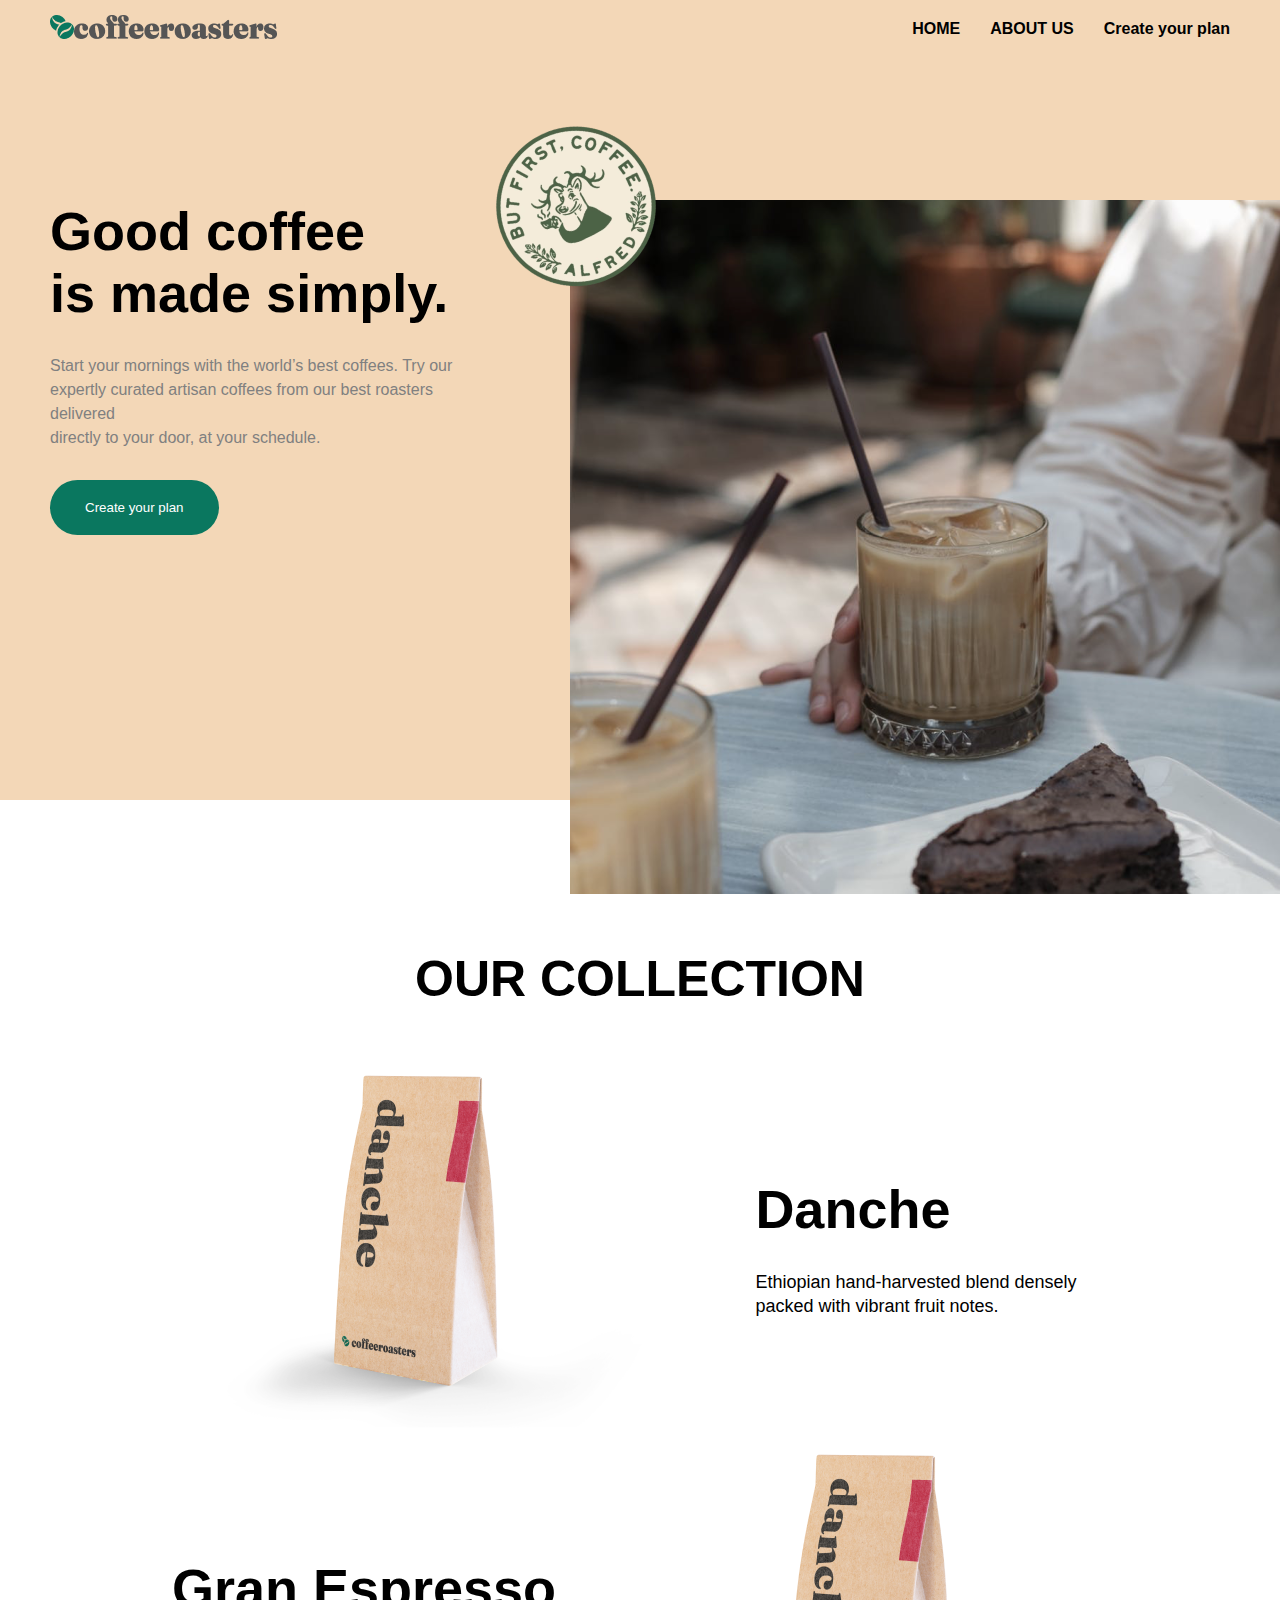
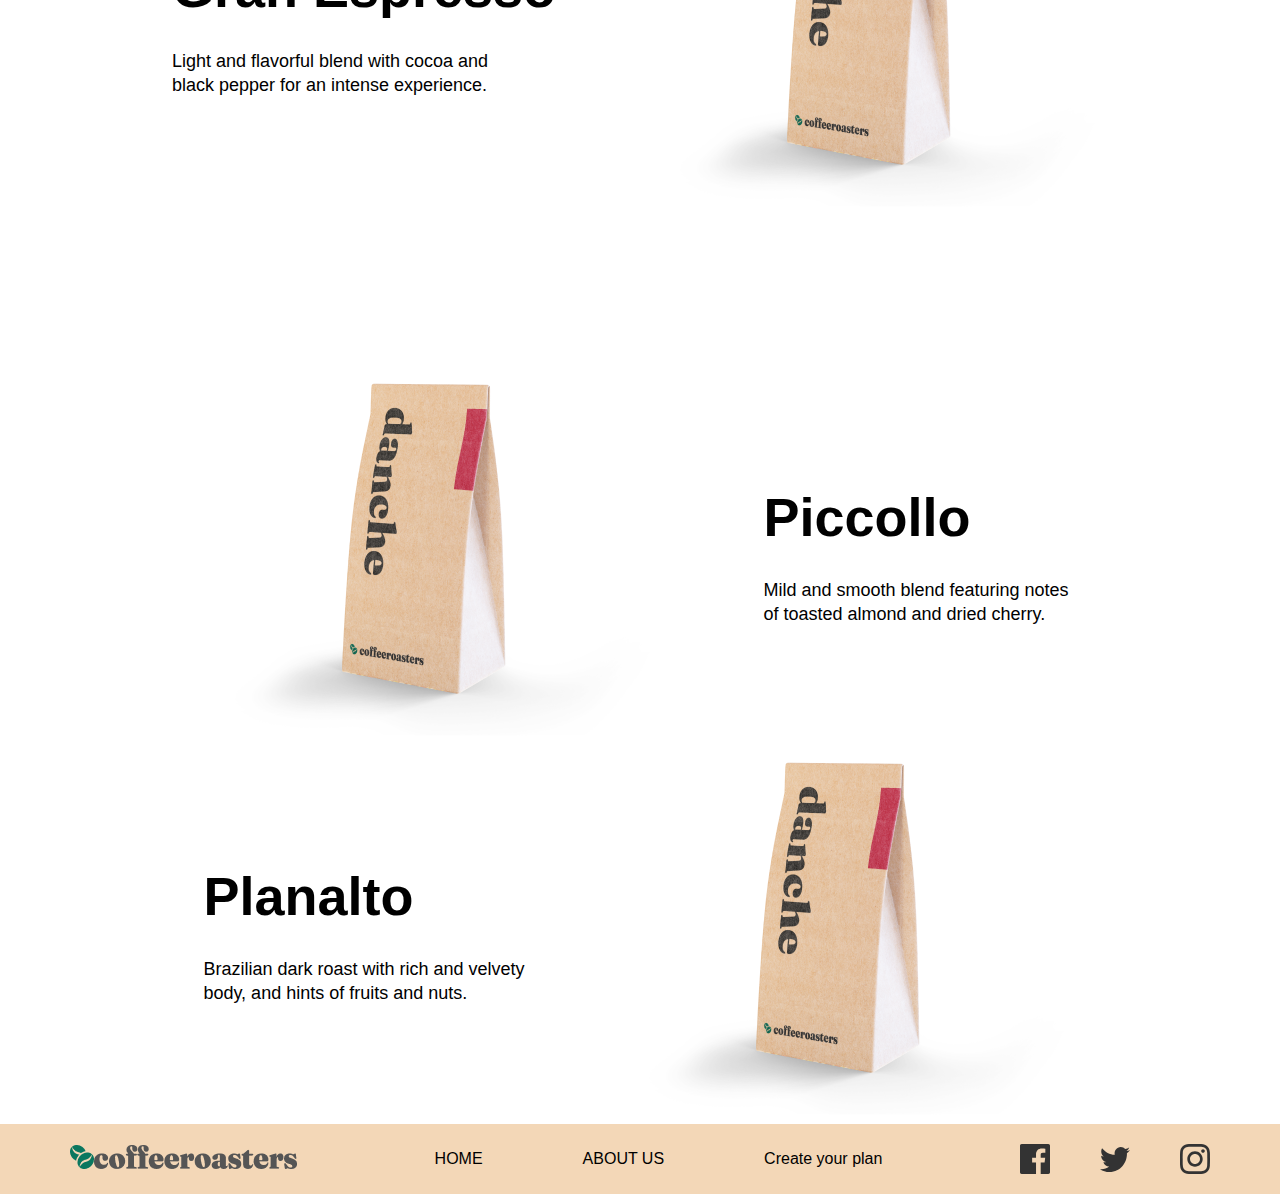
<file: index.html>
<!DOCTYPE html>
<html lang="en">
  <head>
    <meta charset="UTF-8" />
    <meta name="viewport" content="width=device-width, initial-scale=1.0" />
    <title>Document</title>
    <link rel="stylesheet" href="./style.css" />
  </head>
  <body>
    <!-- Header Start  -->
    <header>
      <div class="container">
        <div class="header-parent">
          <div class="header-left">
            <img src="./Group 3614 (2).png" alt="" />
          </div>
          <div class="header-right">
            <a href="./index.html">HOME</a>
            <a href="./abaut.html">ABOUT US</a>
            <a href="#">Create your plan</a>
          </div>
        </div>
      </div>
    </header>
    <!-- Header Finish  -->

    <main>
      <!-- Hero Section Start  -->
      <section class="hero">
        <div class="container">
          <div class="hero-parent">
            <div class="hero-left">
              <h1>
                Good coffee <br />
                is made simply.
              </h1>
              <p>
                Start your mornings with the world’s best coffees. Try our
                <br />
                expertly curated artisan coffees from our best roasters
                delivered <br />
                directly to your door, at your schedule.
              </p>
              <button>Create your plan</button>
            </div>
            <div class="hero-right">
              <img class="img1" src="./Rectangle 679 (3).png" alt="" />
              <img class="img2" src="./image 40 (3).png" alt="" />
            </div>
          </div>
        </div>
      </section>
      <!-- Hero Section Finish  -->

      <!-- Our section Start  -->
      <section class="our">
        <div class="container">
          <h2>Our Collection</h2>
          <div class="our-parent">
            <div class="our-left">
              <img src="./kopi4.png" alt="" />
            </div>
            <div class="our-right">
              <h1>Danche</h1>
              <p>
                Ethiopian hand-harvested blend densely <br />
                packed with vibrant fruit notes.
              </p>
            </div>
          </div>

          <div class="our-parent">
            <div class="our-right">
              <h1>Gran Espresso</h1>
              <p>
              Light and flavorful blend with cocoa and <br> black pepper for an intense experience.  
              </p>
            </div>
            <div class="our-left">
              <img src="./kopi4.png" alt="" />
            </div>
          </div>
        </div>

<section class="our">
        <div class="container">
          <h2></h2>
          <div class="our-parent">
            <div class="our-left">
              <img src="./kopi4.png" alt="" />
            </div>
            <div class="our-right">
              <h1>Piccollo</h1>
              <p>
                Mild and smooth blend featuring notes <br> of toasted almond and dried cherry.
              </p>
            </div>
          </div>

<div class="our-parent">
            <div class="our-right">
              <h1>Planalto</h1>
              <p>
              Brazilian dark roast with rich and velvety <br> body, and hints of fruits and nuts.  
              </p>
            </div>
            <div class="our-left">
              <img src="./kopi4.png" alt="" />
            </div>
          </div>
        </div>


      </section>
      <!-- Our section Finish  -->
    </main>

    <!-- Footer Start  -->
    <footer>
      <div class="container">
        <div class="footer-parent">
          <div class="left">
            <img src="Group 3614 (2).png " alt="logo">
          </div>
          <div class="center">
            <p>HOME</p>
            <p>ABOUT US</p>
            <p>Create your plan</p>
          </div>
          <div class="right">
            <img src="Path.svg" alt="">
            <img src="Path (1).svg" alt="">
            <img src="Shape.svg" alt="">
          </div>
        </div>
      </div>
    </footer>
    <!-- Footer Finish  -->
  </body>
</html>
</file>
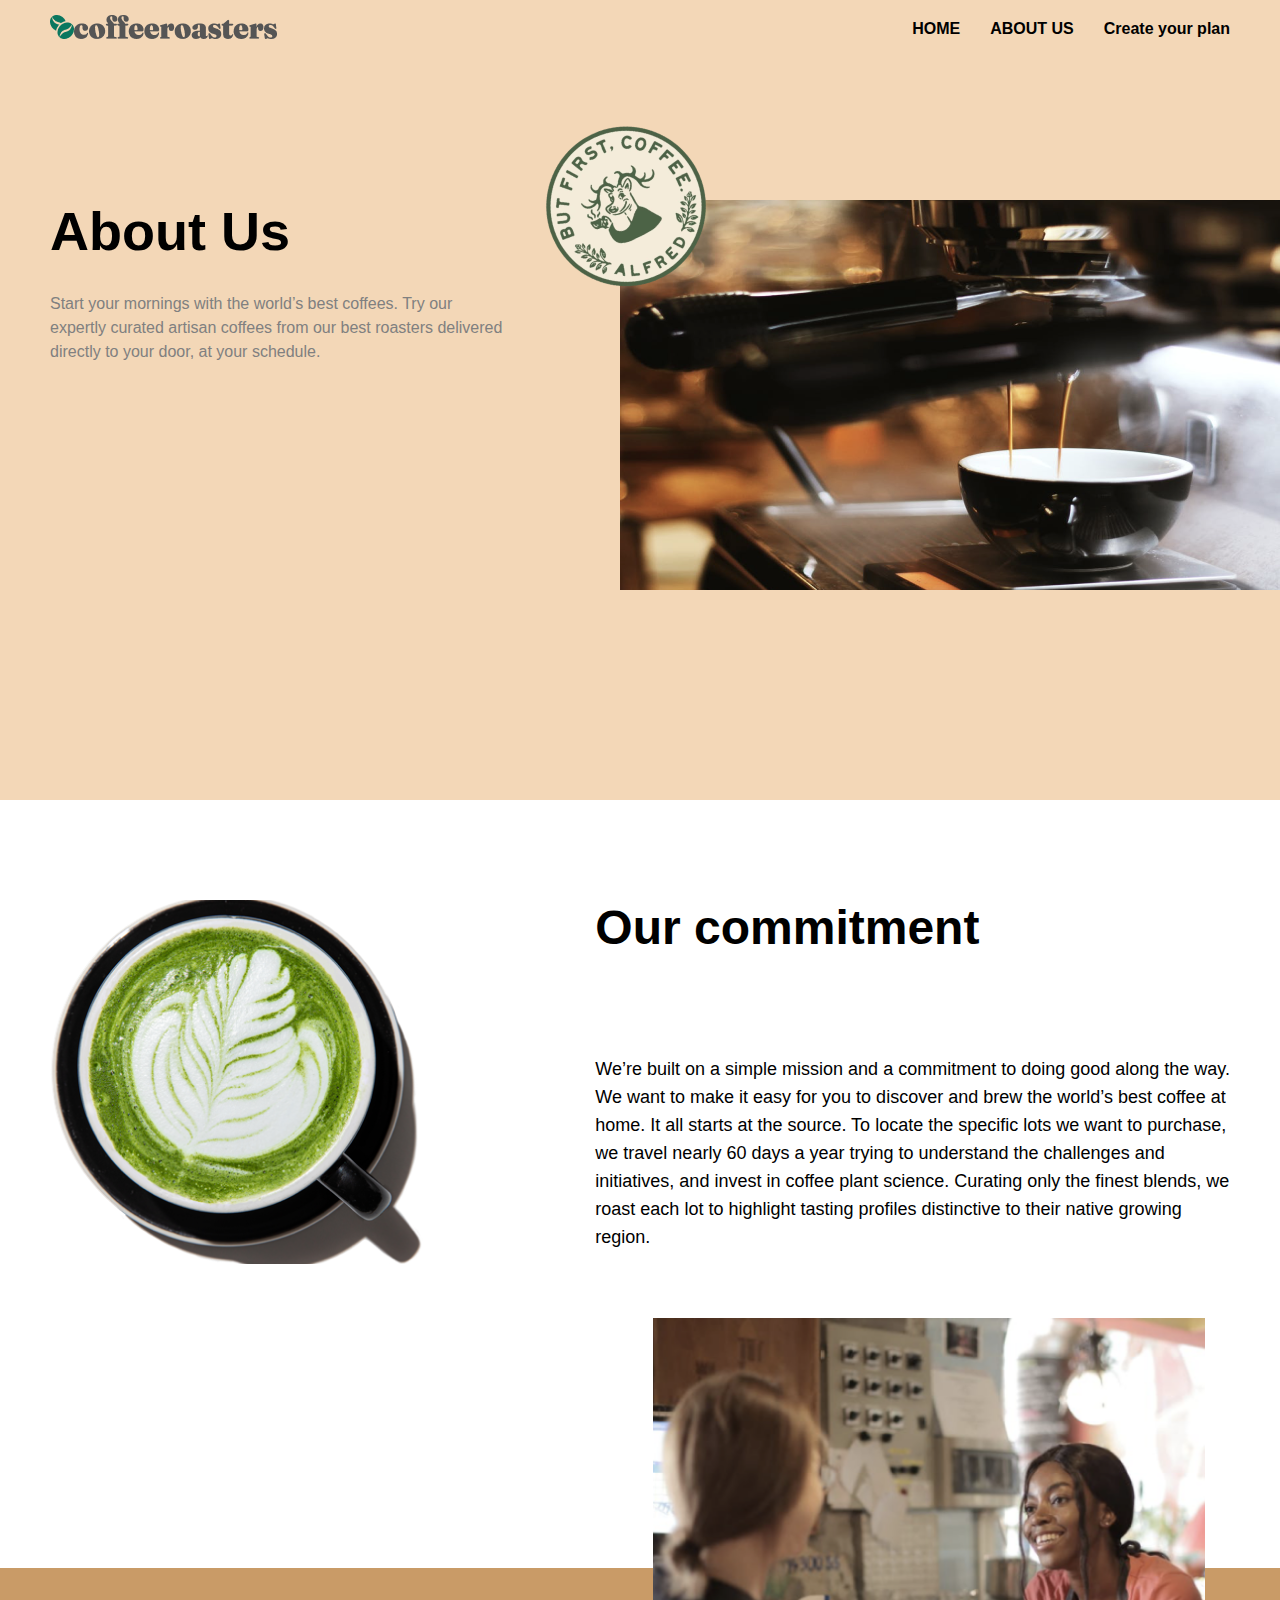
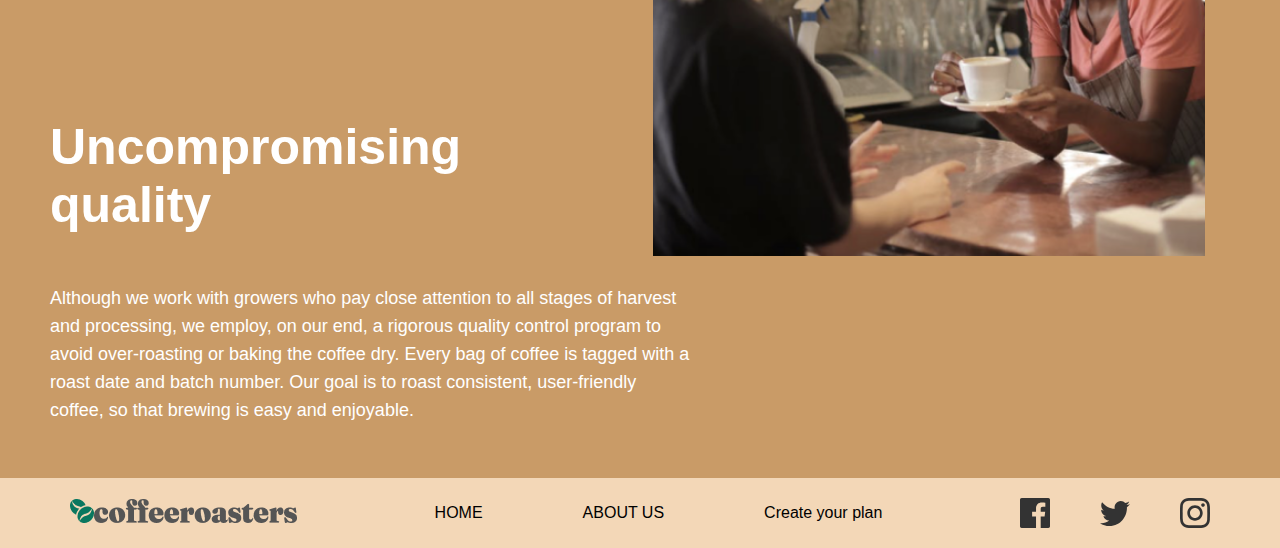
<file: abaut.html>
<!DOCTYPE html>
<html lang="en">
<head>
    <meta charset="UTF-8">
    <meta name="viewport" content="width=device-width, initial-scale=1.0">
    <title>Document</title>
    <link rel="stylesheet" href="./abaut.css">
</head>
<body>
      <!-- Header Start  -->
      <header>
        <div class="container">
          <div class="header-parent">
            <div class="header-left">
              <img src="./Group 3614 (2).png" alt="" />
            </div>
            <div class="header-right">
              <a href="#">HOME</a>
              <a href="#">ABOUT US</a>
              <a href="#">Create your plan</a>
            </div>
          </div>
        </div>
      </header>
      <!-- Header Finish  -->
      <main>
        <!-- hero start -->
      <section class="hero">
        <div class="container">
          <div class="hero-parent">
            <div class="hero-left">
              <h1>
               About Us
              </h1>
              <p>
                Start your mornings with the world’s best coffees. Try our
                <br />
                expertly curated artisan coffees from our best roasters
                delivered <br />
                directly to your door, at your schedule.
              </p>
            
            </div>

            <div class="hero-right">
                <img class="img1" src="./Rectangle 679.png" alt="" />
                <img class="img2" src="./image 40 (3).png" alt="" />
              </div>
          </div>
        </section>

        <!-- hero finish -->
        <!-- OUR START -->
        <section class="our">
            <div class="container">
                <div class="our-parent">
                    <div class="our-left">
                        <img src="./cup-6 1.png" alt="jpg">
                    </div>
                    <div class="our-right">
                        <h2>Our commitment</h2>
                        <p>We’re built on a simple mission and a commitment to doing good along the way. <br>  We want to make it easy for you to discover and brew the world’s best coffee at <br> home. It all starts at the source. To locate the specific lots we want to purchase, <br> we travel nearly 60 days a year trying to understand the challenges and <br>  initiatives, and invest in coffee plant science. Curating only the finest blends, we <br> roast each lot to highlight tasting profiles distinctive to their native growing <br> region.

                        </p>
                    </div>
                </div>
            </div>
        </section>
        <!-- OUr finish -->
        <section class="link">
            <div class="container">
                <div class="link-parent">
                    <div class="link-left">
                        <h2>Uncompromising <br> quality</h2>
                        <p>Although we work with growers who pay close attention to all stages of harvest <br> and processing, we employ, on our end, a rigorous quality control program to <br> avoid over-roasting or baking the coffee dry. Every bag of coffee is tagged with a <br> roast date and batch number. Our goal is to roast consistent, user-friendly <br> coffee, so that brewing is easy and enjoyable.</p>
                    </div>
                    <div class="link-right">
                        <img src="./Rectangle 681.png" alt="jpg">
                    </div>
                </div>
            </div>
        </section>
            </main>

            <footer>
              <div class="container">
                <div class="footer-parent">
                  <div class="left">
                    <img src="Group 3614 (2).png " alt="logo">
                  </div>
                  <div class="center">
                    <p>HOME</p>
                    <p>ABOUT US</p>
                    <p>Create your plan</p>
                  </div>
                  <div class="right">
                    <img src="Path.svg" alt="">
                    <img src="Path (1).svg" alt="">
                    <img src="Shape.svg" alt="">
                  </div>
                </div>
              </div>
            </footer>

</body>
</html>
</file>
<file: style.css>
* {
  padding: 0;
  margin: 0;
  box-sizing: border-box;
}

body {
  font-family: Arial, Helvetica, sans-serif;
}

.container {
  width: 100%;
  margin: 0 auto;
  padding: 0 50px;
}

/* Header Styles  */

header {
  z-index: 10;
  top: 0;
  position: fixed;
  width: 100%;
  padding: 15px 0;
  background-color: #f3d7b7;
}

.header-parent {
  display: flex;
  justify-content: space-between;
  align-items: center;
}

.header-right {
  display: flex;
  gap: 30px;
}

.header-right a {
  color: black;
  font-weight: 700;
  text-decoration: none;
}

.header-right a:hover {
  color: red;
}

/* Hero Styles  */

.hero {
  height: 800px;
  background-color: #f3d7b7;
  padding: 100px 0;
  padding-top: 200px;
}

.hero-parent {
  gap: 100px;
  display: flex;
  justify-content: space-between;
}

 h1 {
  font-size: 54px;
}

.hero-left p {
  color: gray;
  line-height: 24px;
  margin: 30px 0;
}

.hero-left button {
  background-color: #0a775f;
  padding: 20px 35px;
  border-radius: 100px;
  border: none;
  color: white;
  cursor: pointer;
}

.hero-right {
  margin-right: -50px;
  position: relative;
}

.hero-right .img2 {
  position: absolute;
  top: -100px;
  left: -100px;
}

h2 {
  text-align: center;
  margin-top: 150px;
  font-size: 50px;
  text-transform: uppercase;
  margin-bottom: 50px;
}

.our-parent {
  display: flex;
  justify-content: center;
  align-items: center;
  gap: 100px;
}

.our-right p {
  margin-top: 30px;
  font-size: 18px;
  line-height: 24px;
}

footer {
  background-color: #f3d7b7;
}

.footer-parent {
  padding: 20px;
  display: flex;
  justify-content: space-between;
  align-items: center;
  gap: 100px;
}

.center {
  display: flex;
  justify-content: center;
  align-items: center;
  gap: 100px;
}

.right {
  display: flex;
  justify-content: center;
  align-items: center;
  gap: 50px;
}
</file>
<file: abaut.css>
* {
    padding: 0;
    margin: 0;
    box-sizing: border-box;
  }
  
  body {
    font-family: Arial, Helvetica, sans-serif;
  }
  
  .container {
    width: 100%;
    margin: 0 auto;
    padding: 0 50px;
  }
  
  /* Header Styles  */
  
  header {
    z-index: 10;
    top: 0;
    position: fixed;
    width: 100%;
    padding: 15px 0;
    background-color: #f3d7b7;
  }
  
  .header-parent {
    display: flex;
    justify-content: space-between;
    align-items: center;
  }
  
  .header-right {
    display: flex;
    gap: 30px;
  }
  
  .header-right a {
    color: black;
    font-weight: 700;
    text-decoration: none;
  }
  
  .header-right a:hover {
    color: red;
  }
/* hero styles   */
.hero {
    height: 800px;
    background-color: #f3d7b7;
    padding: 100px 0;
    padding-top: 200px;
  }
  
  .hero-parent {
    display: flex;
    justify-content: space-between;
    gap: 100px;
  }
  
   h1 {
    font-size: 54px;
  }
  
  .hero-left p {
    color: gray;
    line-height: 24px;
    margin: 30px 0;
  }
  .hero-right {
    margin-right: -50px;
    position: relative;
  }
  
  .hero-right .img2 {
    position: absolute;
    top: -100px;
    left: -100px;
  }
  /* our style */
  .our-parent{
    margin-top: 100px;
    display: flex;
    justify-content: space-between;
  }

.our-right h2{
    margin-bottom: 50px;
    font-size: 48px;
}
.link{
  background-color:  #C99B67;
  height: 510px;
  
}
.our-right p{
    margin-top: 100px;
    font-size: 18px;
    line-height: 28px;
}
.link-parent{
    position: relative;
    margin-top: 300px;
    display: flex;
    justify-content: space-between;
 
}
  .link-left h2{
    font-size: 50px;
  }
  .link-left p{
    margin-top: 50px;
    font-size: 18px;
    line-height: 28px;
  }
  .link-left{
    color:white;
    margin-top: 150px;
    
  }
  .link-right{
    position: absolute;
    right: -100px;
    top: -250px;
    right: 25px;
  }
  .link-right img{
    width: 552px;
  }
  footer {
    background-color: #f3d7b7;
  }
  
  .footer-parent {
    padding: 20px;
    display: flex;
    justify-content: space-between;
    align-items: center;
    gap: 100px;
  }
  
  .center {
    display: flex;
    justify-content: center;
    align-items: center;
    gap: 100px;
  }
  
  .right {
    display: flex;
    justify-content: center;
    align-items: center;
    gap: 50px;
  }
</file>
